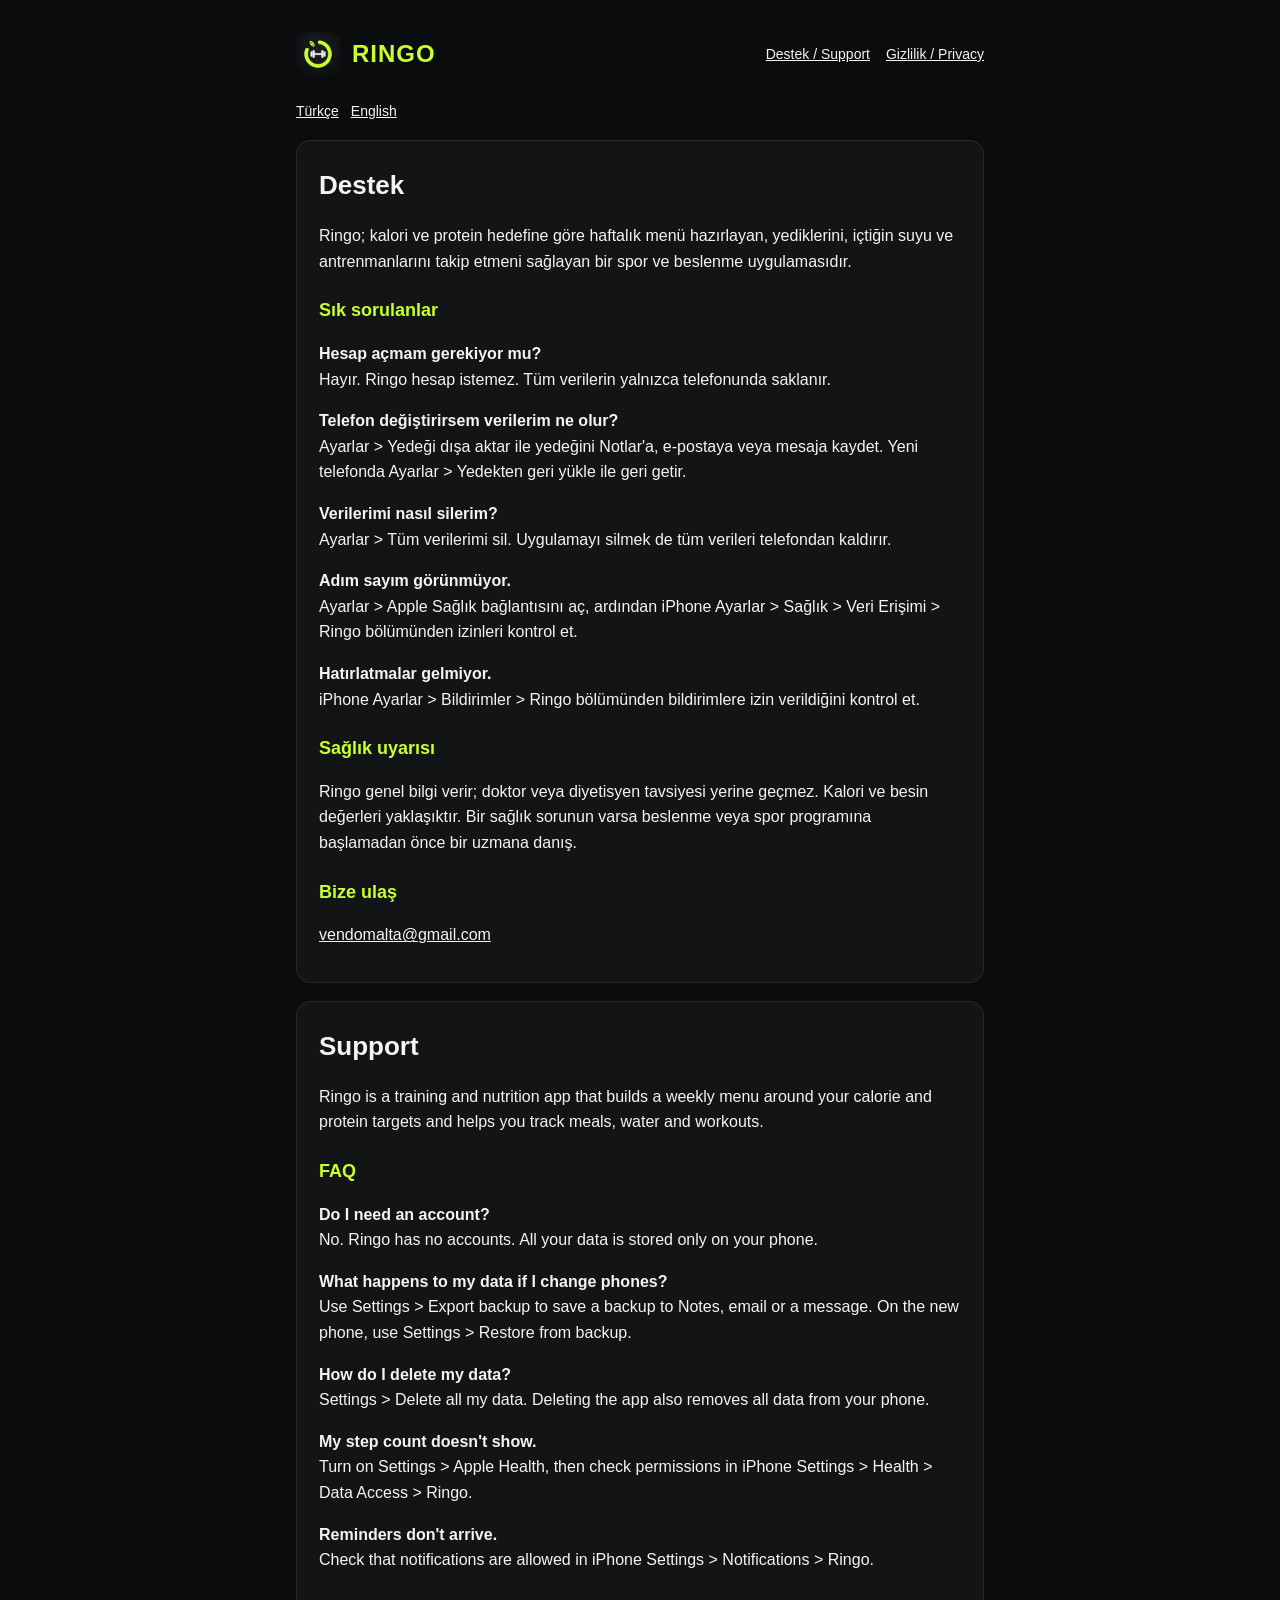
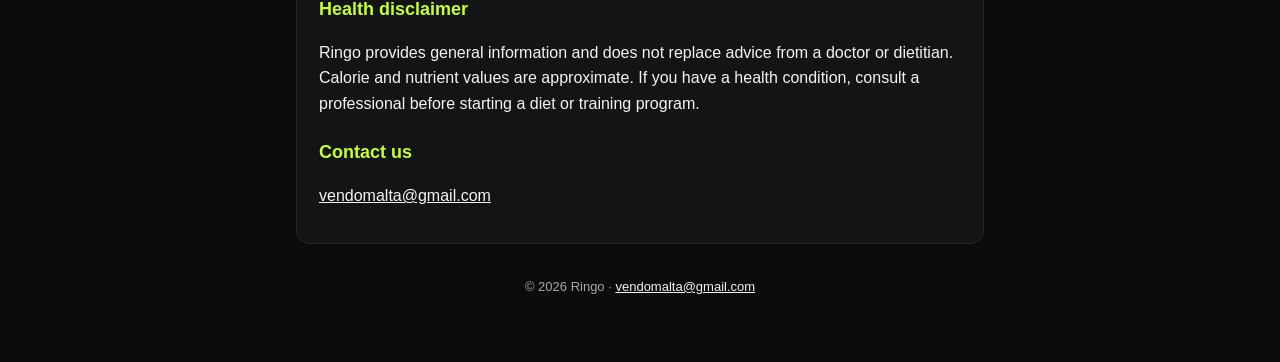
<file: index.html>
<!doctype html>
<html lang="tr">
<head>
<meta charset="utf-8">
<meta name="viewport" content="width=device-width, initial-scale=1">
<title>Ringo – Destek / Support</title>
<link rel="icon" href="icon.png">
<link rel="stylesheet" href="style.css">
</head>
<body>
<div class="wrap">
  <header>
    <img src="icon.png" alt="">
    <a class="brand" href="./">RINGO</a>
    <nav><a href="./">Destek / Support</a><a href="privacy.html">Gizlilik / Privacy</a></nav>
  </header>

  <div class="lang"><a href="#tr">Türkçe</a><a href="#en">English</a></div>

  <section id="tr" lang="tr">
    <h1>Destek</h1>
    <p>Ringo; kalori ve protein hedefine göre haftalık menü hazırlayan, yediklerini, içtiğin suyu ve antrenmanlarını takip etmeni sağlayan bir spor ve beslenme uygulamasıdır.</p>

    <h2>Sık sorulanlar</h2>
    <p><strong>Hesap açmam gerekiyor mu?</strong><br>Hayır. Ringo hesap istemez. Tüm verilerin yalnızca telefonunda saklanır.</p>
    <p><strong>Telefon değiştirirsem verilerim ne olur?</strong><br>Ayarlar &gt; Yedeği dışa aktar ile yedeğini Notlar'a, e-postaya veya mesaja kaydet. Yeni telefonda Ayarlar &gt; Yedekten geri yükle ile geri getir.</p>
    <p><strong>Verilerimi nasıl silerim?</strong><br>Ayarlar &gt; Tüm verilerimi sil. Uygulamayı silmek de tüm verileri telefondan kaldırır.</p>
    <p><strong>Adım sayım görünmüyor.</strong><br>Ayarlar &gt; Apple Sağlık bağlantısını aç, ardından iPhone Ayarlar &gt; Sağlık &gt; Veri Erişimi &gt; Ringo bölümünden izinleri kontrol et.</p>
    <p><strong>Hatırlatmalar gelmiyor.</strong><br>iPhone Ayarlar &gt; Bildirimler &gt; Ringo bölümünden bildirimlere izin verildiğini kontrol et.</p>

    <h2>Sağlık uyarısı</h2>
    <p>Ringo genel bilgi verir; doktor veya diyetisyen tavsiyesi yerine geçmez. Kalori ve besin değerleri yaklaşıktır. Bir sağlık sorunun varsa beslenme veya spor programına başlamadan önce bir uzmana danış.</p>

    <h2>Bize ulaş</h2>
    <p><a href="mailto:vendomalta@gmail.com">vendomalta@gmail.com</a></p>
  </section>

  <section id="en" lang="en">
    <h1>Support</h1>
    <p>Ringo is a training and nutrition app that builds a weekly menu around your calorie and protein targets and helps you track meals, water and workouts.</p>

    <h2>FAQ</h2>
    <p><strong>Do I need an account?</strong><br>No. Ringo has no accounts. All your data is stored only on your phone.</p>
    <p><strong>What happens to my data if I change phones?</strong><br>Use Settings &gt; Export backup to save a backup to Notes, email or a message. On the new phone, use Settings &gt; Restore from backup.</p>
    <p><strong>How do I delete my data?</strong><br>Settings &gt; Delete all my data. Deleting the app also removes all data from your phone.</p>
    <p><strong>My step count doesn't show.</strong><br>Turn on Settings &gt; Apple Health, then check permissions in iPhone Settings &gt; Health &gt; Data Access &gt; Ringo.</p>
    <p><strong>Reminders don't arrive.</strong><br>Check that notifications are allowed in iPhone Settings &gt; Notifications &gt; Ringo.</p>

    <h2>Health disclaimer</h2>
    <p>Ringo provides general information and does not replace advice from a doctor or dietitian. Calorie and nutrient values are approximate. If you have a health condition, consult a professional before starting a diet or training program.</p>

    <h2>Contact us</h2>
    <p><a href="mailto:vendomalta@gmail.com">vendomalta@gmail.com</a></p>
  </section>

  <footer>© 2026 Ringo · <a href="mailto:vendomalta@gmail.com">vendomalta@gmail.com</a></footer>
</div>
</body>
</html>
</file>
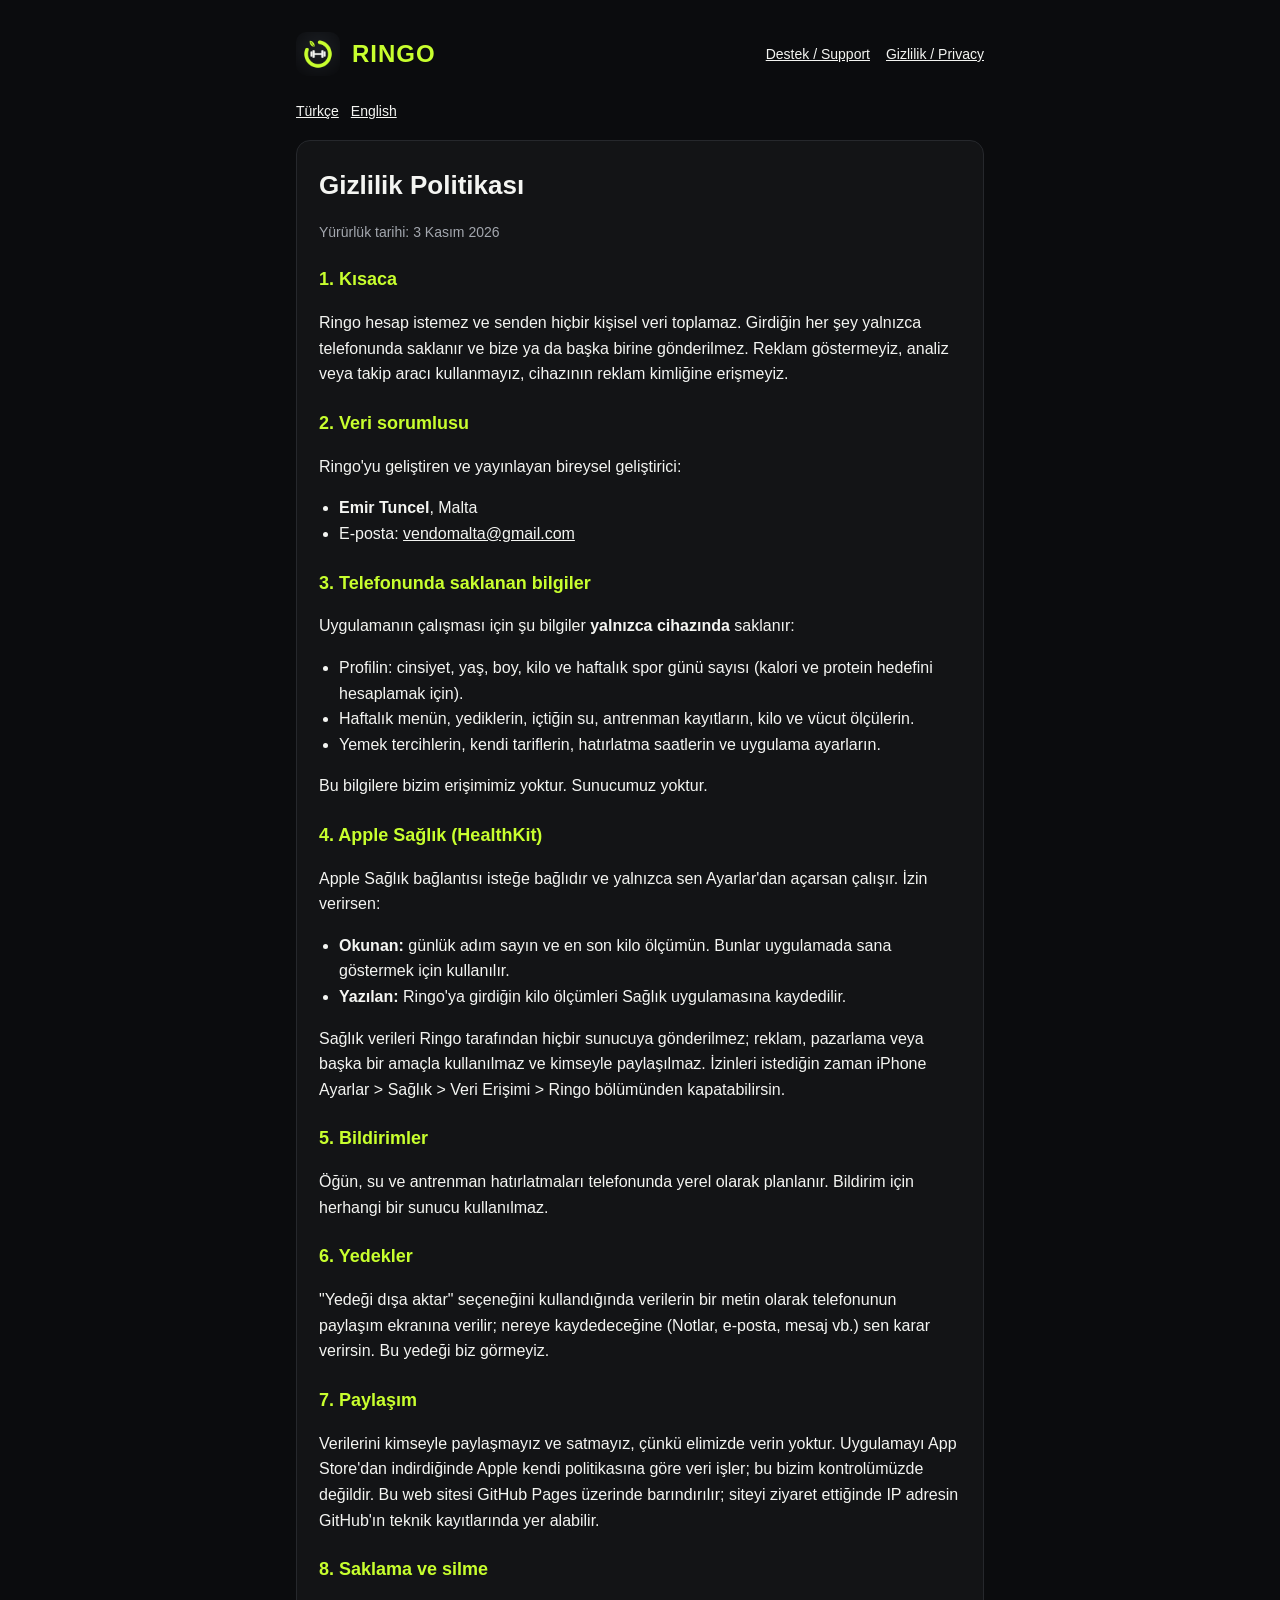
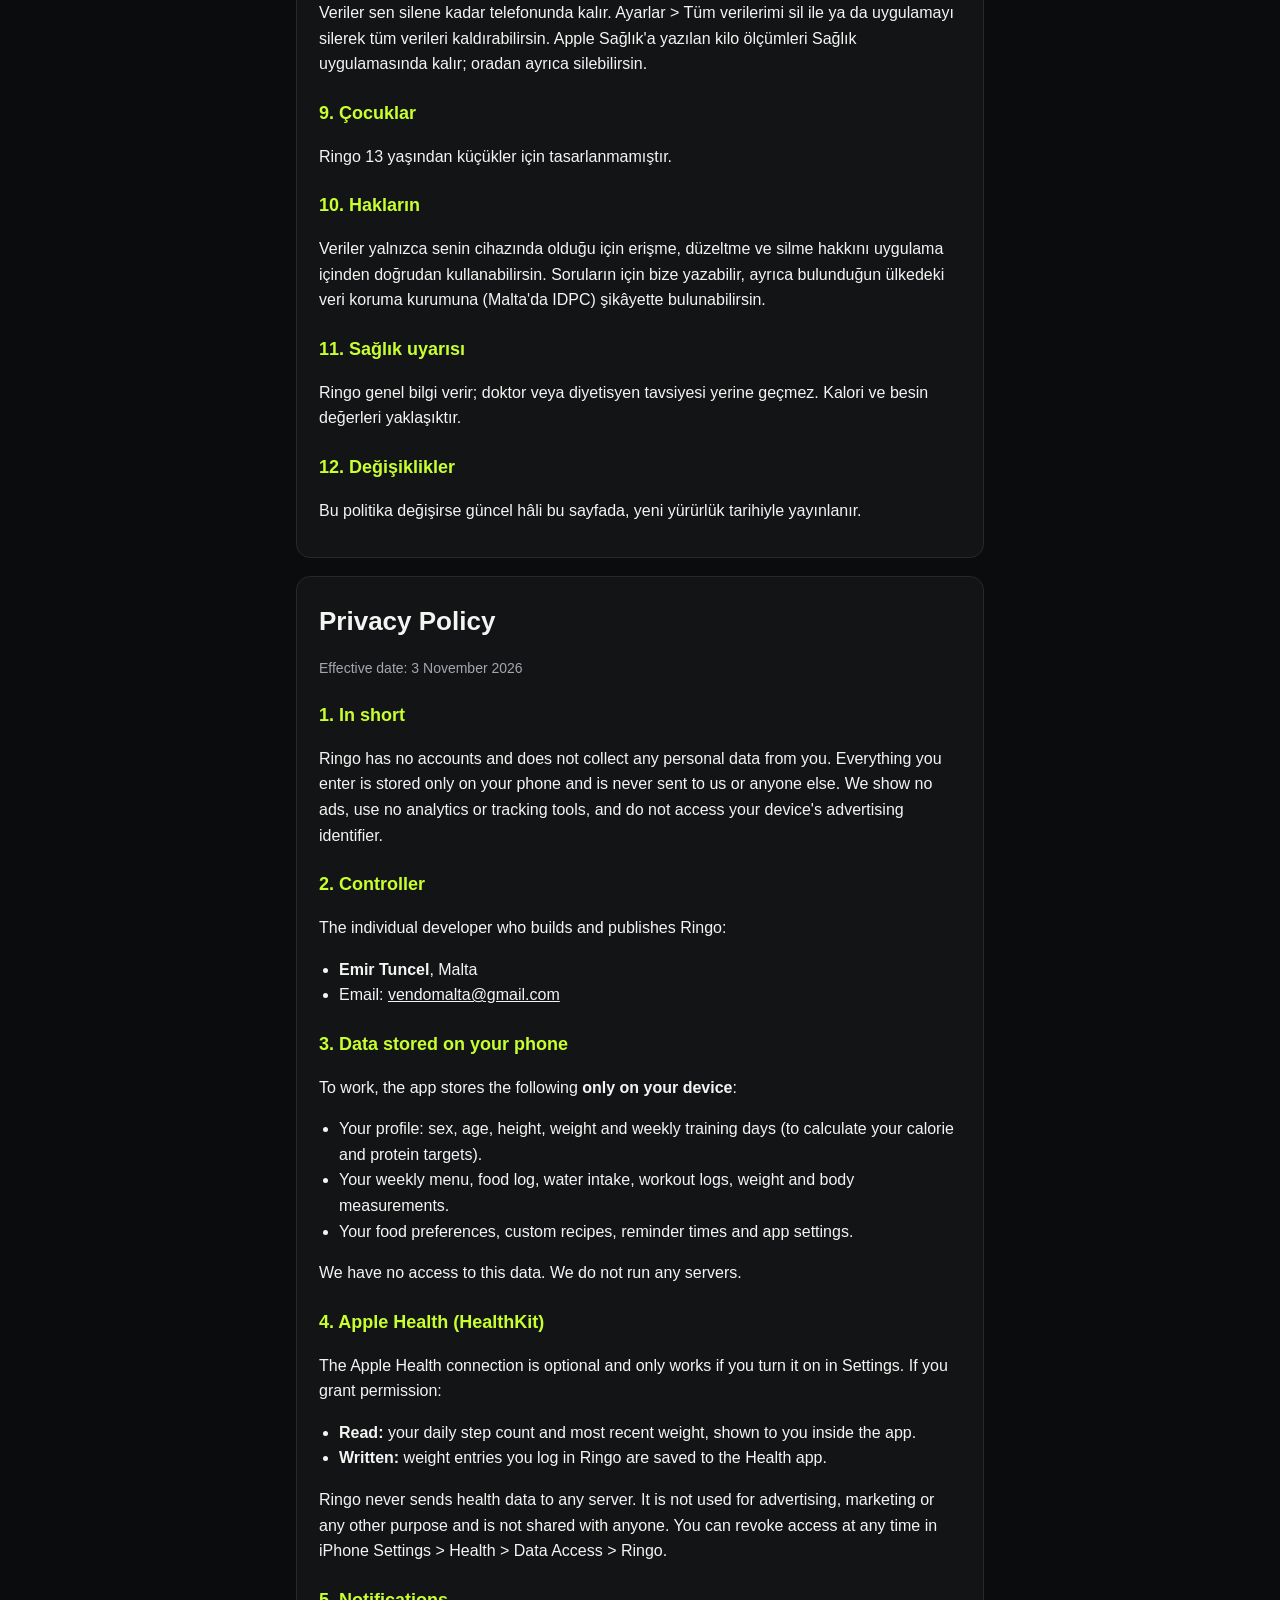
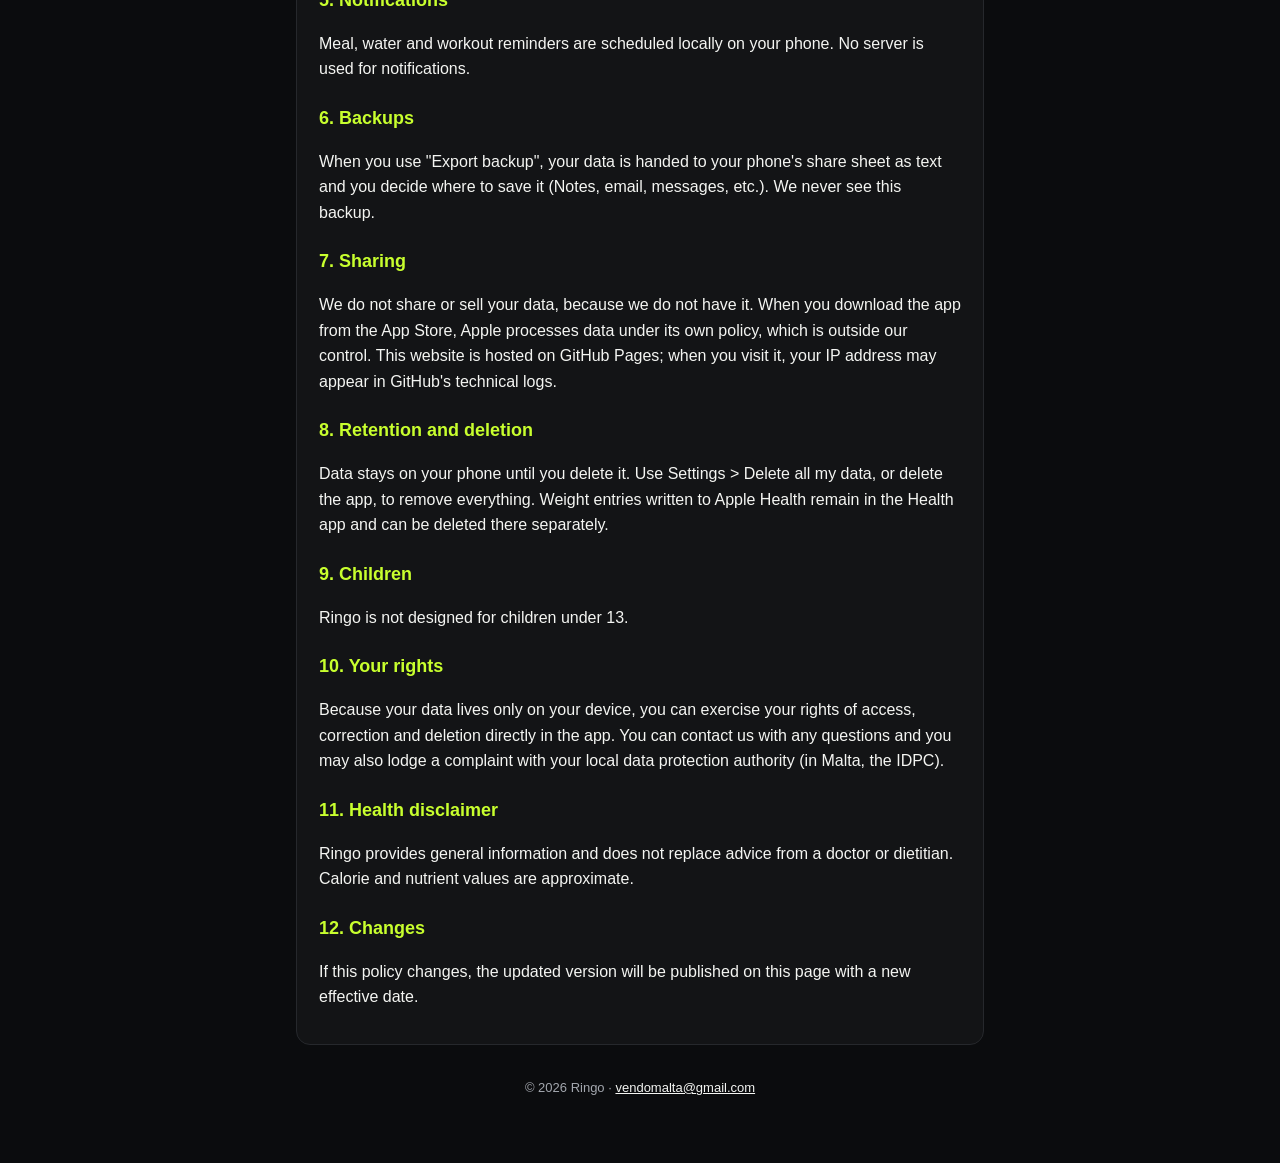
<file: privacy.html>
<!doctype html>
<html lang="tr">
<head>
<meta charset="utf-8">
<meta name="viewport" content="width=device-width, initial-scale=1">
<title>Ringo – Gizlilik Politikası / Privacy Policy</title>
<link rel="icon" href="icon.png">
<link rel="stylesheet" href="style.css">
</head>
<body>
<div class="wrap">
  <header>
    <img src="icon.png" alt="">
    <a class="brand" href="./">RINGO</a>
    <nav><a href="./">Destek / Support</a><a href="privacy.html">Gizlilik / Privacy</a></nav>
  </header>

  <div class="lang"><a href="#tr">Türkçe</a><a href="#en">English</a></div>

  <section id="tr" lang="tr">
    <h1>Gizlilik Politikası</h1>
    <p class="muted">Yürürlük tarihi: 3 Kasım 2026</p>

    <h2>1. Kısaca</h2>
    <p>Ringo hesap istemez ve senden hiçbir kişisel veri toplamaz. Girdiğin her şey yalnızca telefonunda saklanır ve bize ya da başka birine gönderilmez. Reklam göstermeyiz, analiz veya takip aracı kullanmayız, cihazının reklam kimliğine erişmeyiz.</p>

    <h2>2. Veri sorumlusu</h2>
    <p>Ringo'yu geliştiren ve yayınlayan bireysel geliştirici:</p>
    <ul>
      <li><strong>Emir Tuncel</strong>, Malta</li>
      <li>E-posta: <a href="mailto:vendomalta@gmail.com">vendomalta@gmail.com</a></li>
    </ul>

    <h2>3. Telefonunda saklanan bilgiler</h2>
    <p>Uygulamanın çalışması için şu bilgiler <strong>yalnızca cihazında</strong> saklanır:</p>
    <ul>
      <li>Profilin: cinsiyet, yaş, boy, kilo ve haftalık spor günü sayısı (kalori ve protein hedefini hesaplamak için).</li>
      <li>Haftalık menün, yediklerin, içtiğin su, antrenman kayıtların, kilo ve vücut ölçülerin.</li>
      <li>Yemek tercihlerin, kendi tariflerin, hatırlatma saatlerin ve uygulama ayarların.</li>
    </ul>
    <p>Bu bilgilere bizim erişimimiz yoktur. Sunucumuz yoktur.</p>

    <h2>4. Apple Sağlık (HealthKit)</h2>
    <p>Apple Sağlık bağlantısı isteğe bağlıdır ve yalnızca sen Ayarlar'dan açarsan çalışır. İzin verirsen:</p>
    <ul>
      <li><strong>Okunan:</strong> günlük adım sayın ve en son kilo ölçümün. Bunlar uygulamada sana göstermek için kullanılır.</li>
      <li><strong>Yazılan:</strong> Ringo'ya girdiğin kilo ölçümleri Sağlık uygulamasına kaydedilir.</li>
    </ul>
    <p>Sağlık verileri Ringo tarafından hiçbir sunucuya gönderilmez; reklam, pazarlama veya başka bir amaçla kullanılmaz ve kimseyle paylaşılmaz. İzinleri istediğin zaman iPhone Ayarlar &gt; Sağlık &gt; Veri Erişimi &gt; Ringo bölümünden kapatabilirsin.</p>

    <h2>5. Bildirimler</h2>
    <p>Öğün, su ve antrenman hatırlatmaları telefonunda yerel olarak planlanır. Bildirim için herhangi bir sunucu kullanılmaz.</p>

    <h2>6. Yedekler</h2>
    <p>"Yedeği dışa aktar" seçeneğini kullandığında verilerin bir metin olarak telefonunun paylaşım ekranına verilir; nereye kaydedeceğine (Notlar, e-posta, mesaj vb.) sen karar verirsin. Bu yedeği biz görmeyiz.</p>

    <h2>7. Paylaşım</h2>
    <p>Verilerini kimseyle paylaşmayız ve satmayız, çünkü elimizde verin yoktur. Uygulamayı App Store'dan indirdiğinde Apple kendi politikasına göre veri işler; bu bizim kontrolümüzde değildir. Bu web sitesi GitHub Pages üzerinde barındırılır; siteyi ziyaret ettiğinde IP adresin GitHub'ın teknik kayıtlarında yer alabilir.</p>

    <h2>8. Saklama ve silme</h2>
    <p>Veriler sen silene kadar telefonunda kalır. Ayarlar &gt; Tüm verilerimi sil ile ya da uygulamayı silerek tüm verileri kaldırabilirsin. Apple Sağlık'a yazılan kilo ölçümleri Sağlık uygulamasında kalır; oradan ayrıca silebilirsin.</p>

    <h2>9. Çocuklar</h2>
    <p>Ringo 13 yaşından küçükler için tasarlanmamıştır.</p>

    <h2>10. Hakların</h2>
    <p>Veriler yalnızca senin cihazında olduğu için erişme, düzeltme ve silme hakkını uygulama içinden doğrudan kullanabilirsin. Soruların için bize yazabilir, ayrıca bulunduğun ülkedeki veri koruma kurumuna (Malta'da IDPC) şikâyette bulunabilirsin.</p>

    <h2>11. Sağlık uyarısı</h2>
    <p>Ringo genel bilgi verir; doktor veya diyetisyen tavsiyesi yerine geçmez. Kalori ve besin değerleri yaklaşıktır.</p>

    <h2>12. Değişiklikler</h2>
    <p>Bu politika değişirse güncel hâli bu sayfada, yeni yürürlük tarihiyle yayınlanır.</p>
  </section>

  <section id="en" lang="en">
    <h1>Privacy Policy</h1>
    <p class="muted">Effective date: 3 November 2026</p>

    <h2>1. In short</h2>
    <p>Ringo has no accounts and does not collect any personal data from you. Everything you enter is stored only on your phone and is never sent to us or anyone else. We show no ads, use no analytics or tracking tools, and do not access your device's advertising identifier.</p>

    <h2>2. Controller</h2>
    <p>The individual developer who builds and publishes Ringo:</p>
    <ul>
      <li><strong>Emir Tuncel</strong>, Malta</li>
      <li>Email: <a href="mailto:vendomalta@gmail.com">vendomalta@gmail.com</a></li>
    </ul>

    <h2>3. Data stored on your phone</h2>
    <p>To work, the app stores the following <strong>only on your device</strong>:</p>
    <ul>
      <li>Your profile: sex, age, height, weight and weekly training days (to calculate your calorie and protein targets).</li>
      <li>Your weekly menu, food log, water intake, workout logs, weight and body measurements.</li>
      <li>Your food preferences, custom recipes, reminder times and app settings.</li>
    </ul>
    <p>We have no access to this data. We do not run any servers.</p>

    <h2>4. Apple Health (HealthKit)</h2>
    <p>The Apple Health connection is optional and only works if you turn it on in Settings. If you grant permission:</p>
    <ul>
      <li><strong>Read:</strong> your daily step count and most recent weight, shown to you inside the app.</li>
      <li><strong>Written:</strong> weight entries you log in Ringo are saved to the Health app.</li>
    </ul>
    <p>Ringo never sends health data to any server. It is not used for advertising, marketing or any other purpose and is not shared with anyone. You can revoke access at any time in iPhone Settings &gt; Health &gt; Data Access &gt; Ringo.</p>

    <h2>5. Notifications</h2>
    <p>Meal, water and workout reminders are scheduled locally on your phone. No server is used for notifications.</p>

    <h2>6. Backups</h2>
    <p>When you use "Export backup", your data is handed to your phone's share sheet as text and you decide where to save it (Notes, email, messages, etc.). We never see this backup.</p>

    <h2>7. Sharing</h2>
    <p>We do not share or sell your data, because we do not have it. When you download the app from the App Store, Apple processes data under its own policy, which is outside our control. This website is hosted on GitHub Pages; when you visit it, your IP address may appear in GitHub's technical logs.</p>

    <h2>8. Retention and deletion</h2>
    <p>Data stays on your phone until you delete it. Use Settings &gt; Delete all my data, or delete the app, to remove everything. Weight entries written to Apple Health remain in the Health app and can be deleted there separately.</p>

    <h2>9. Children</h2>
    <p>Ringo is not designed for children under 13.</p>

    <h2>10. Your rights</h2>
    <p>Because your data lives only on your device, you can exercise your rights of access, correction and deletion directly in the app. You can contact us with any questions and you may also lodge a complaint with your local data protection authority (in Malta, the IDPC).</p>

    <h2>11. Health disclaimer</h2>
    <p>Ringo provides general information and does not replace advice from a doctor or dietitian. Calorie and nutrient values are approximate.</p>

    <h2>12. Changes</h2>
    <p>If this policy changes, the updated version will be published on this page with a new effective date.</p>
  </section>

  <footer>© 2026 Ringo · <a href="mailto:vendomalta@gmail.com">vendomalta@gmail.com</a></footer>
</div>
</body>
</html>
</file>
<file: style.css>
:root {
  --bg: #0B0C0E;
  --card: #131416;
  --text: #F4F5F2;
  --muted: #A3A7AE;
  --brand: #C8FF2E;
  --line: #26282C;
}
* { box-sizing: border-box; }
body {
  margin: 0;
  background: var(--bg);
  color: var(--text);
  font: 16px/1.6 -apple-system, BlinkMacSystemFont, "Segoe UI", Roboto, sans-serif;
}
.wrap { max-width: 720px; margin: 0 auto; padding: 32px 16px 64px; }
header { display: flex; align-items: center; gap: 12px; margin-bottom: 24px; flex-wrap: wrap; }
header img { width: 44px; height: 44px; border-radius: 10px; }
header .brand { color: var(--brand); text-decoration: none; font-weight: 800; font-size: 24px; letter-spacing: 1px; }
nav { margin-left: auto; display: flex; gap: 16px; font-size: 14px; }
a { color: var(--text); }
.lang { display: flex; gap: 12px; margin-bottom: 8px; font-size: 14px; }
section { background: var(--card); border: 1px solid var(--line); border-radius: 14px; padding: 8px 22px 18px; margin-top: 18px; }
h1 { font-size: 26px; margin: 16px 0 4px; }
h2 { font-size: 18px; margin: 22px 0 6px; color: var(--brand); }
.muted { color: var(--muted); font-size: 14px; }
ul { padding-left: 20px; }
footer { margin-top: 32px; color: var(--muted); font-size: 13px; text-align: center; line-height: 1.7; }
</file>
